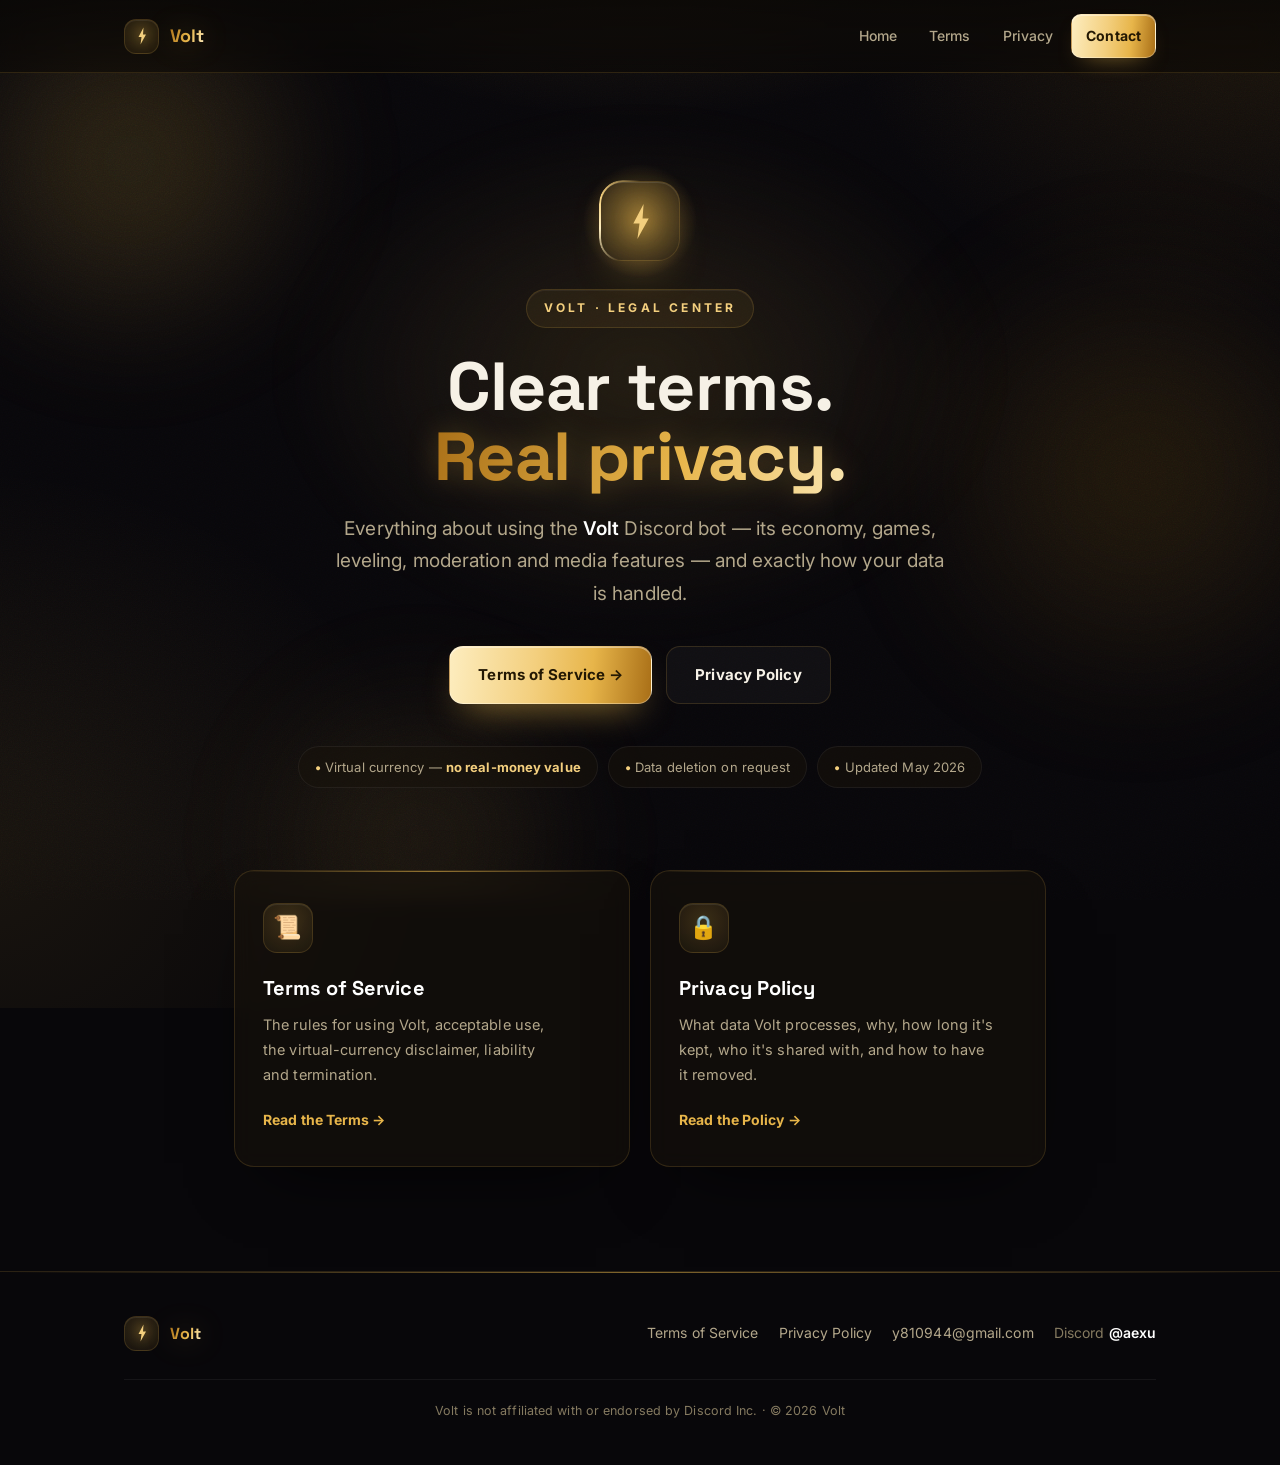
<file: index.html>
<!DOCTYPE html>
<html lang="en">
<head>
<meta charset="UTF-8">
<meta name="viewport" content="width=device-width, initial-scale=1">
<title>Volt — Legal</title>
<meta name="description" content="Terms of Service and Privacy Policy for the Volt Discord bot — BPconomy & Coins.">
<meta name="theme-color" content="#0a0807">
<meta property="og:title" content="Volt — Legal">
<meta property="og:description" content="Terms of Service & Privacy Policy for the Volt Discord bot.">
<meta property="og:type" content="website">
<link rel="preconnect" href="https://fonts.googleapis.com">
<link rel="preconnect" href="https://fonts.gstatic.com" crossorigin>
<link href="https://fonts.googleapis.com/css2?family=Inter:wght@400;500;600;700;800&family=Space+Grotesk:wght@500;600;700&display=swap" rel="stylesheet">
<link rel="stylesheet" href="assets/style.css">
</head>
<body>
<div class="progress"></div>

<header class="site-head">
  <nav class="nav">
    <a class="brand" href="./">
      <span class="logo"><svg viewBox="0 0 48 72"><path d="M30 2 L10 40 L22 40 L18 70 L40 30 L28 30 Z" fill="#f3cf7e"/></svg></span>
      <span class="word">Volt</span>
    </a>
    <span class="spacer"></span>
    <button class="menu-btn" aria-label="Menu">☰</button>
    <div class="nav-links">
      <a href="./">Home</a>
      <a href="terms-of-service/">Terms</a>
      <a href="privacy-policy/">Privacy</a>
      <a class="cta" href="mailto:y810944@gmail.com">Contact</a>
    </div>
  </nav>
</header>

<main>
  <section class="hero">
    <div class="bolt reveal"><svg viewBox="0 0 48 72"><path d="M30 2 L10 40 L22 40 L18 70 L40 30 L28 30 Z" fill="#f3cf7e"/></svg></div>
    <span class="kicker reveal">Volt · Legal Center</span>
    <h1 class="display reveal">Clear terms.<br><span class="grad">Real privacy.</span></h1>
    <p class="lead reveal">Everything about using the <strong>Volt</strong> Discord bot — its economy,
       games, leveling, moderation and media features — and exactly how your data is handled.</p>
    <div class="actions reveal">
      <a class="btn primary" href="terms-of-service/">Terms of Service →</a>
      <a class="btn ghost" href="privacy-policy/">Privacy Policy</a>
    </div>
    <div class="chips reveal">
      <span class="chip"><b>•</b> Virtual currency — <b>no real-money value</b></span>
      <span class="chip"><b>•</b> Data deletion on request</span>
      <span class="chip"><b>•</b> Updated May 2026</span>
    </div>
  </section>

  <section class="cards">
    <a class="card reveal" href="terms-of-service/">
      <div class="ic">📜</div>
      <h3>Terms of Service</h3>
      <p>The rules for using Volt, acceptable use, the virtual-currency disclaimer, liability and termination.</p>
      <span class="go">Read the Terms →</span>
    </a>
    <a class="card reveal" href="privacy-policy/">
      <div class="ic">🔒</div>
      <h3>Privacy Policy</h3>
      <p>What data Volt processes, why, how long it's kept, who it's shared with, and how to have it removed.</p>
      <span class="go">Read the Policy →</span>
    </a>
  </section>
</main>

<footer class="site-foot">
  <div class="foot-in">
    <a class="brand" href="./">
      <span class="logo"><svg viewBox="0 0 48 72"><path d="M30 2 L10 40 L22 40 L18 70 L40 30 L28 30 Z" fill="#f3cf7e"/></svg></span>
      <span class="word">Volt</span>
    </a>
    <div class="foot-links">
      <a href="terms-of-service/">Terms of Service</a>
      <a href="privacy-policy/">Privacy Policy</a>
      <a href="mailto:y810944@gmail.com">y810944@gmail.com</a>
      <span style="color:var(--muted)">Discord <strong>@aexu</strong></span>
    </div>
    <div class="foot-note">Volt is not affiliated with or endorsed by Discord Inc. · © 2026 Volt</div>
  </div>
</footer>

<div class="to-top" title="Back to top" aria-label="Back to top">↑</div>
<script src="assets/app.js"></script>
</body>
</html>
</file>
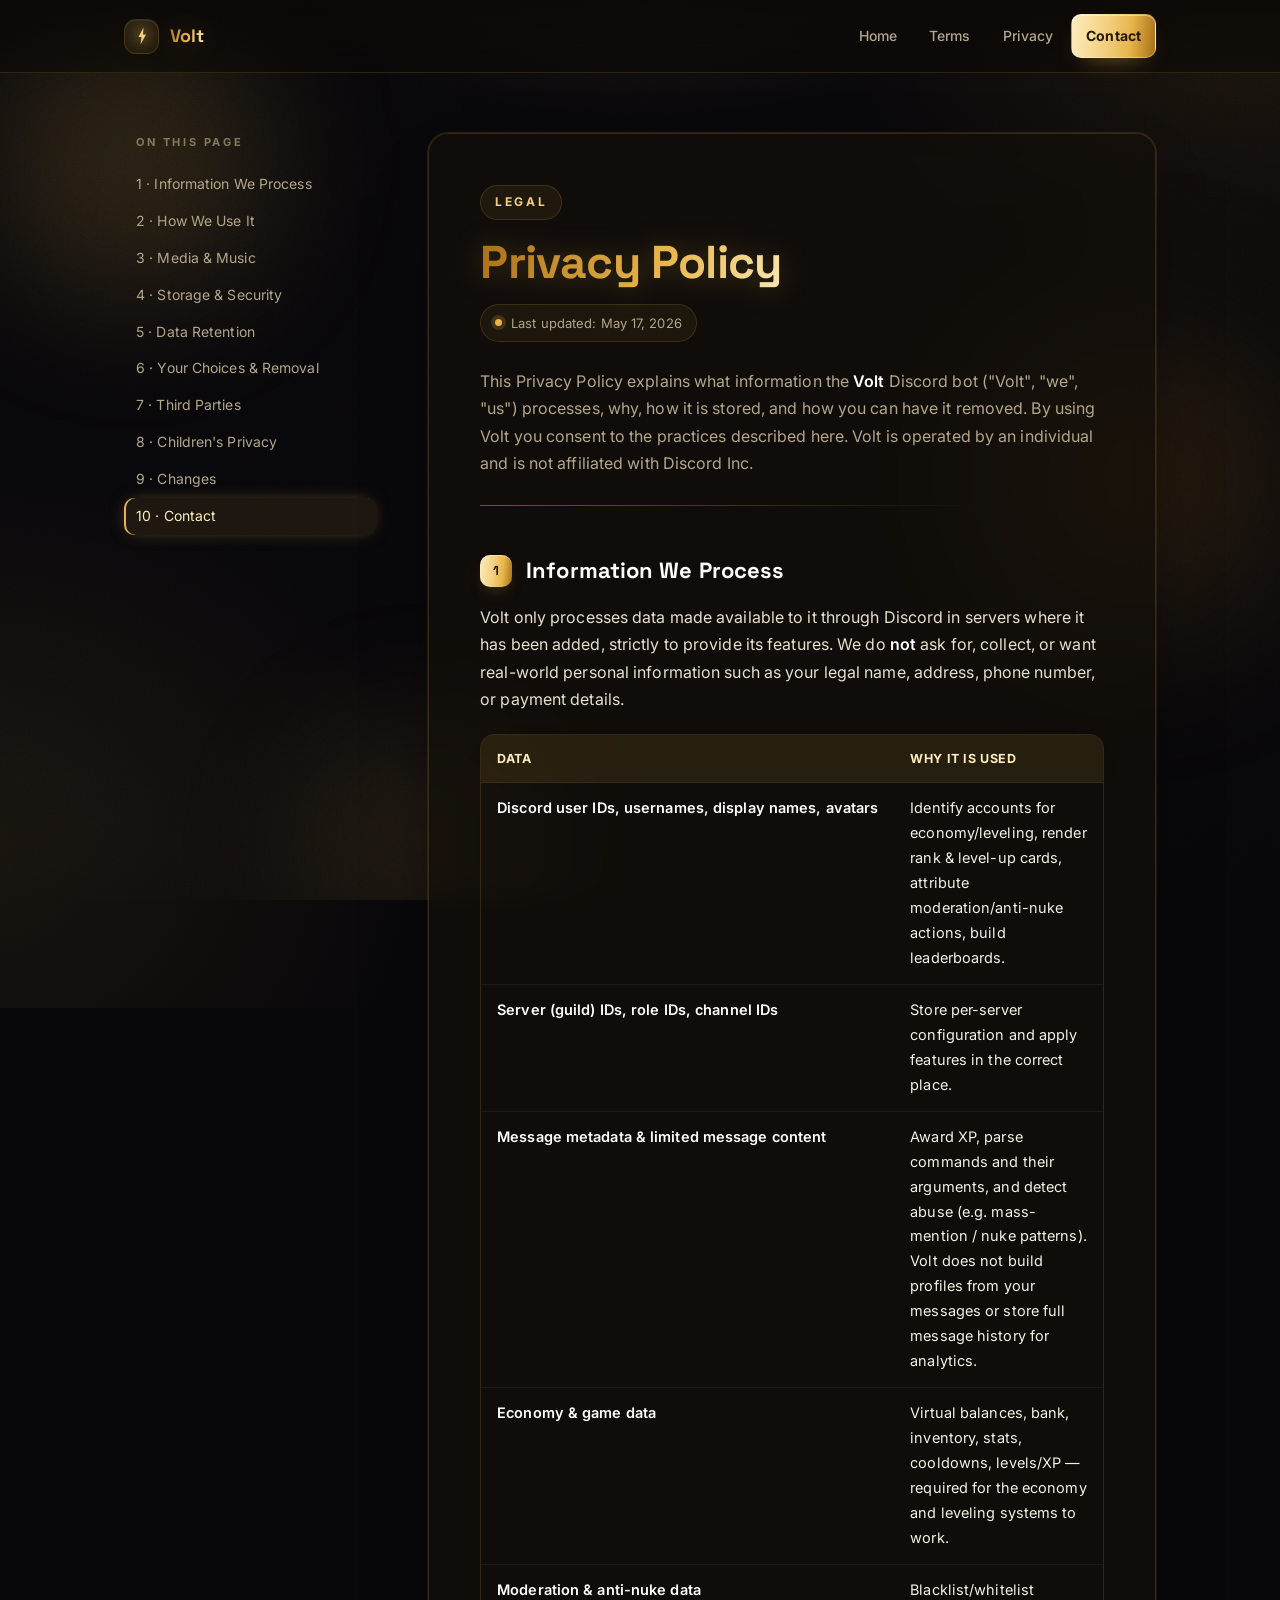
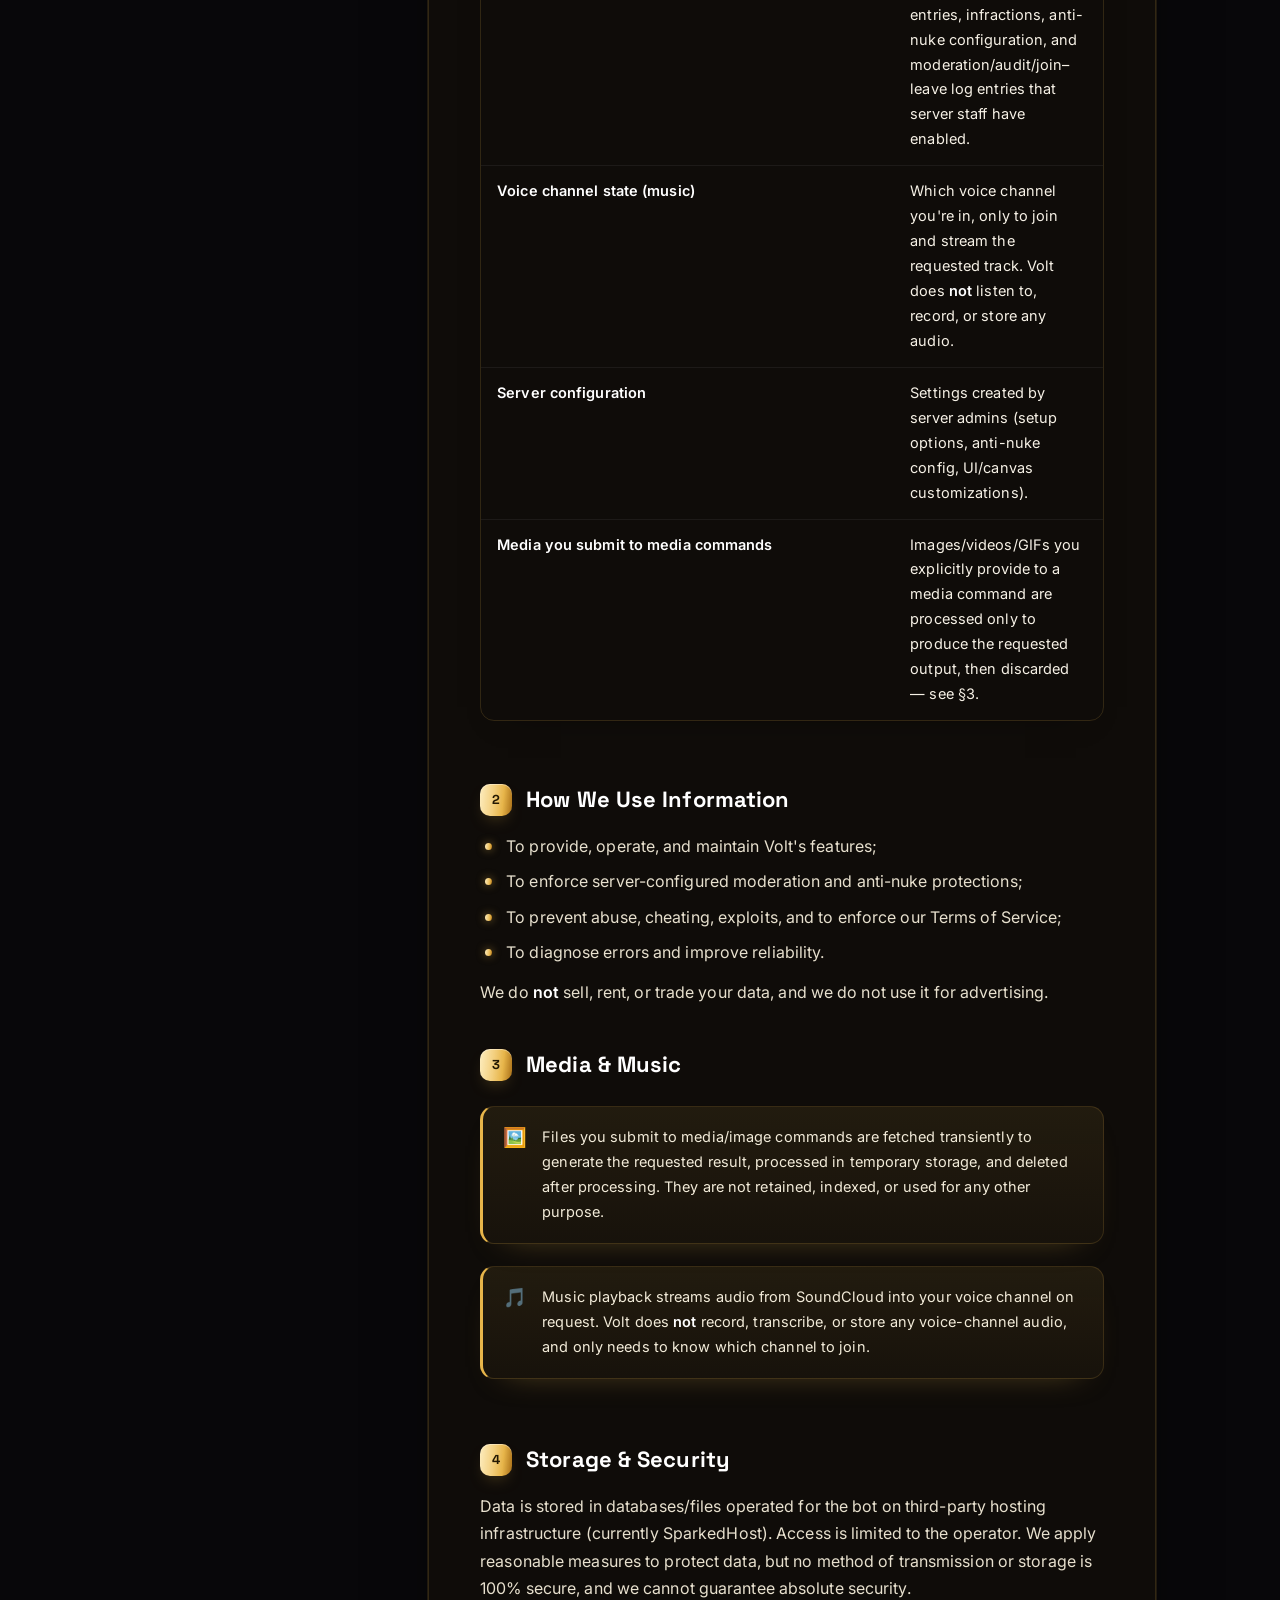
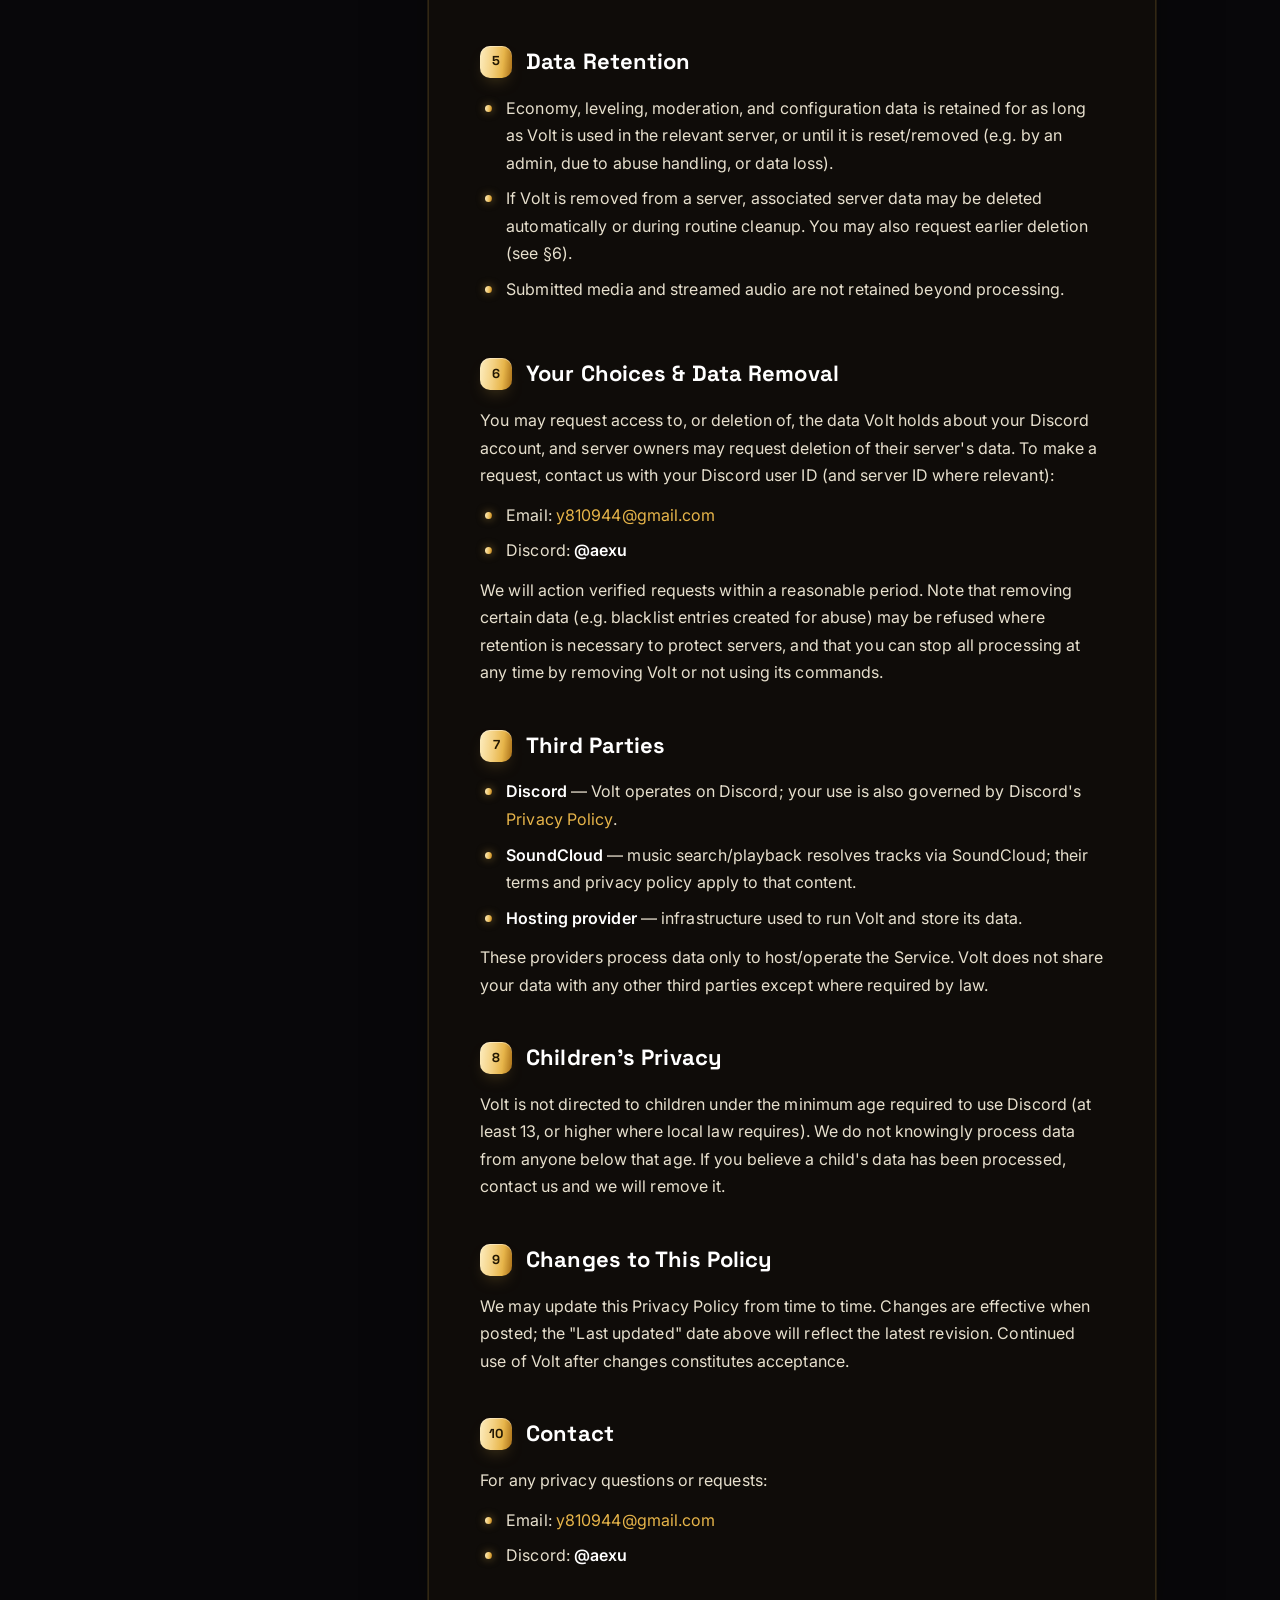
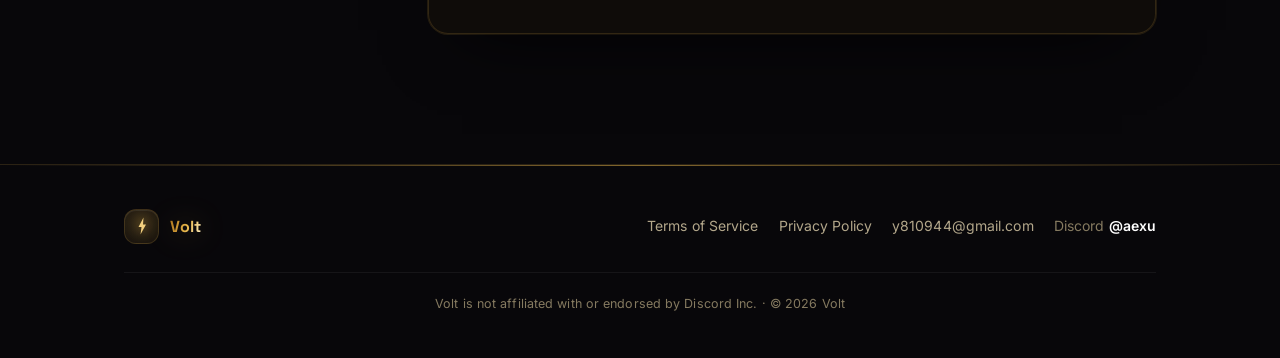
<file: privacy-policy/index.html>
<!DOCTYPE html>
<html lang="en">
<head>
<meta charset="UTF-8">
<meta name="viewport" content="width=device-width, initial-scale=1">
<title>Volt — Privacy Policy</title>
<meta name="description" content="Privacy Policy for the Volt Discord bot.">
<meta name="theme-color" content="#0a0807">
<link rel="preconnect" href="https://fonts.googleapis.com">
<link rel="preconnect" href="https://fonts.gstatic.com" crossorigin>
<link href="https://fonts.googleapis.com/css2?family=Inter:wght@400;500;600;700;800&family=Space+Grotesk:wght@500;600;700&display=swap" rel="stylesheet">
<link rel="stylesheet" href="../assets/style.css">
</head>
<body>
<div class="progress"></div>

<header class="site-head">
  <nav class="nav">
    <a class="brand" href="../">
      <span class="logo"><svg viewBox="0 0 48 72"><path d="M30 2 L10 40 L22 40 L18 70 L40 30 L28 30 Z" fill="#f3cf7e"/></svg></span>
      <span class="word">Volt</span>
    </a>
    <span class="spacer"></span>
    <button class="menu-btn" aria-label="Menu">☰</button>
    <div class="nav-links">
      <a href="../">Home</a>
      <a href="../terms-of-service/">Terms</a>
      <a href="./">Privacy</a>
      <a class="cta" href="mailto:y810944@gmail.com">Contact</a>
    </div>
  </nav>
</header>

<div class="doc-shell">
  <aside class="toc">
    <div class="toc-title">On this page</div>
    <a href="#s1">1 · Information We Process</a>
    <a href="#s2">2 · How We Use It</a>
    <a href="#s3">3 · Media &amp; Music</a>
    <a href="#s4">4 · Storage &amp; Security</a>
    <a href="#s5">5 · Data Retention</a>
    <a href="#s6">6 · Your Choices &amp; Removal</a>
    <a href="#s7">7 · Third Parties</a>
    <a href="#s8">8 · Children's Privacy</a>
    <a href="#s9">9 · Changes</a>
    <a href="#s10">10 · Contact</a>
  </aside>

  <article class="doc reveal">
    <span class="kicker">Legal</span>
    <h1 class="display"><span class="grad">Privacy Policy</span></h1>
    <div class="updated"><span class="dot"></span> Last updated: May 17, 2026</div>

    <p class="intro">This Privacy Policy explains what information the <strong>Volt</strong> Discord bot ("Volt",
    "we", "us") processes, why, how it is stored, and how you can have it removed. By using Volt you consent to
    the practices described here. Volt is operated by an individual and is not affiliated with Discord Inc.</p>

    <section id="s1">
      <h2><span class="num">1</span> Information We Process <a class="anchor" href="#s1">#</a></h2>
      <p>Volt only processes data made available to it through Discord in servers where it has been added,
      strictly to provide its features. We do <strong>not</strong> ask for, collect, or want real-world personal
      information such as your legal name, address, phone number, or payment details.</p>
      <div class="tbl-wrap">
        <table>
          <tr><th>Data</th><th>Why it is used</th></tr>
          <tr><td>Discord user IDs, usernames, display names, avatars</td>
              <td>Identify accounts for economy/leveling, render rank &amp; level-up cards, attribute moderation/anti-nuke actions, build leaderboards.</td></tr>
          <tr><td>Server (guild) IDs, role IDs, channel IDs</td>
              <td>Store per-server configuration and apply features in the correct place.</td></tr>
          <tr><td>Message metadata &amp; limited message content</td>
              <td>Award XP, parse commands and their arguments, and detect abuse (e.g. mass-mention / nuke patterns). Volt does not build profiles from your messages or store full message history for analytics.</td></tr>
          <tr><td>Economy &amp; game data</td>
              <td>Virtual balances, bank, inventory, stats, cooldowns, levels/XP — required for the economy and leveling systems to work.</td></tr>
          <tr><td>Moderation &amp; anti-nuke data</td>
              <td>Blacklist/whitelist entries, infractions, anti-nuke configuration, and moderation/audit/join–leave log entries that server staff have enabled.</td></tr>
          <tr><td>Voice channel state (music)</td>
              <td>Which voice channel you're in, only to join and stream the requested track. Volt does <strong>not</strong> listen to, record, or store any audio.</td></tr>
          <tr><td>Server configuration</td>
              <td>Settings created by server admins (setup options, anti-nuke config, UI/canvas customizations).</td></tr>
          <tr><td>Media you submit to media commands</td>
              <td>Images/videos/GIFs you explicitly provide to a media command are processed only to produce the requested output, then discarded — see §3.</td></tr>
        </table>
      </div>
    </section>

    <section id="s2">
      <h2><span class="num">2</span> How We Use Information <a class="anchor" href="#s2">#</a></h2>
      <ul>
        <li>To provide, operate, and maintain Volt's features;</li>
        <li>To enforce server-configured moderation and anti-nuke protections;</li>
        <li>To prevent abuse, cheating, exploits, and to enforce our Terms of Service;</li>
        <li>To diagnose errors and improve reliability.</li>
      </ul>
      <p>We do <strong>not</strong> sell, rent, or trade your data, and we do not use it for advertising.</p>
    </section>

    <section id="s3">
      <h2><span class="num">3</span> Media &amp; Music <a class="anchor" href="#s3">#</a></h2>
      <div class="callout"><span class="ci">🖼️</span><div>Files you submit to media/image commands are fetched
      transiently to generate the requested result, processed in temporary storage, and deleted after processing.
      They are not retained, indexed, or used for any other purpose.</div></div>
      <div class="callout"><span class="ci">🎵</span><div>Music playback streams audio from SoundCloud into your
      voice channel on request. Volt does <strong>not</strong> record, transcribe, or store any voice-channel
      audio, and only needs to know which channel to join.</div></div>
    </section>

    <section id="s4">
      <h2><span class="num">4</span> Storage &amp; Security <a class="anchor" href="#s4">#</a></h2>
      <p>Data is stored in databases/files operated for the bot on third-party hosting infrastructure (currently
      SparkedHost). Access is limited to the operator. We apply reasonable measures to protect data, but no method
      of transmission or storage is 100% secure, and we cannot guarantee absolute security.</p>
    </section>

    <section id="s5">
      <h2><span class="num">5</span> Data Retention <a class="anchor" href="#s5">#</a></h2>
      <ul>
        <li>Economy, leveling, moderation, and configuration data is retained for as long as Volt is used in the
            relevant server, or until it is reset/removed (e.g. by an admin, due to abuse handling, or data loss).</li>
        <li>If Volt is removed from a server, associated server data may be deleted automatically or during
            routine cleanup. You may also request earlier deletion (see §6).</li>
        <li>Submitted media and streamed audio are not retained beyond processing.</li>
      </ul>
    </section>

    <section id="s6">
      <h2><span class="num">6</span> Your Choices &amp; Data Removal <a class="anchor" href="#s6">#</a></h2>
      <p>You may request access to, or deletion of, the data Volt holds about your Discord account, and server
      owners may request deletion of their server's data. To make a request, contact us with your Discord user ID
      (and server ID where relevant):</p>
      <ul>
        <li>Email: <a href="mailto:y810944@gmail.com">y810944@gmail.com</a></li>
        <li>Discord: <strong>@aexu</strong></li>
      </ul>
      <p>We will action verified requests within a reasonable period. Note that removing certain data (e.g.
      blacklist entries created for abuse) may be refused where retention is necessary to protect servers, and
      that you can stop all processing at any time by removing Volt or not using its commands.</p>
    </section>

    <section id="s7">
      <h2><span class="num">7</span> Third Parties <a class="anchor" href="#s7">#</a></h2>
      <ul>
        <li><strong>Discord</strong> — Volt operates on Discord; your use is also governed by Discord's
            <a href="https://discord.com/privacy" target="_blank" rel="noopener">Privacy Policy</a>.</li>
        <li><strong>SoundCloud</strong> — music search/playback resolves tracks via SoundCloud; their terms and
            privacy policy apply to that content.</li>
        <li><strong>Hosting provider</strong> — infrastructure used to run Volt and store its data.</li>
      </ul>
      <p>These providers process data only to host/operate the Service. Volt does not share your data with any
      other third parties except where required by law.</p>
    </section>

    <section id="s8">
      <h2><span class="num">8</span> Children's Privacy <a class="anchor" href="#s8">#</a></h2>
      <p>Volt is not directed to children under the minimum age required to use Discord (at least 13, or higher
      where local law requires). We do not knowingly process data from anyone below that age. If you believe a
      child's data has been processed, contact us and we will remove it.</p>
    </section>

    <section id="s9">
      <h2><span class="num">9</span> Changes to This Policy <a class="anchor" href="#s9">#</a></h2>
      <p>We may update this Privacy Policy from time to time. Changes are effective when posted; the "Last
      updated" date above will reflect the latest revision. Continued use of Volt after changes constitutes
      acceptance.</p>
    </section>

    <section id="s10">
      <h2><span class="num">10</span> Contact <a class="anchor" href="#s10">#</a></h2>
      <p>For any privacy questions or requests:</p>
      <ul>
        <li>Email: <a href="mailto:y810944@gmail.com">y810944@gmail.com</a></li>
        <li>Discord: <strong>@aexu</strong></li>
      </ul>
    </section>
  </article>
</div>

<footer class="site-foot">
  <div class="foot-in">
    <a class="brand" href="../">
      <span class="logo"><svg viewBox="0 0 48 72"><path d="M30 2 L10 40 L22 40 L18 70 L40 30 L28 30 Z" fill="#f3cf7e"/></svg></span>
      <span class="word">Volt</span>
    </a>
    <div class="foot-links">
      <a href="../terms-of-service/">Terms of Service</a>
      <a href="./">Privacy Policy</a>
      <a href="mailto:y810944@gmail.com">y810944@gmail.com</a>
      <span style="color:var(--muted)">Discord <strong>@aexu</strong></span>
    </div>
    <div class="foot-note">Volt is not affiliated with or endorsed by Discord Inc. · © 2026 Volt</div>
  </div>
</footer>

<div class="to-top" title="Back to top" aria-label="Back to top">↑</div>
<script src="../assets/app.js"></script>
</body>
</html>
</file>
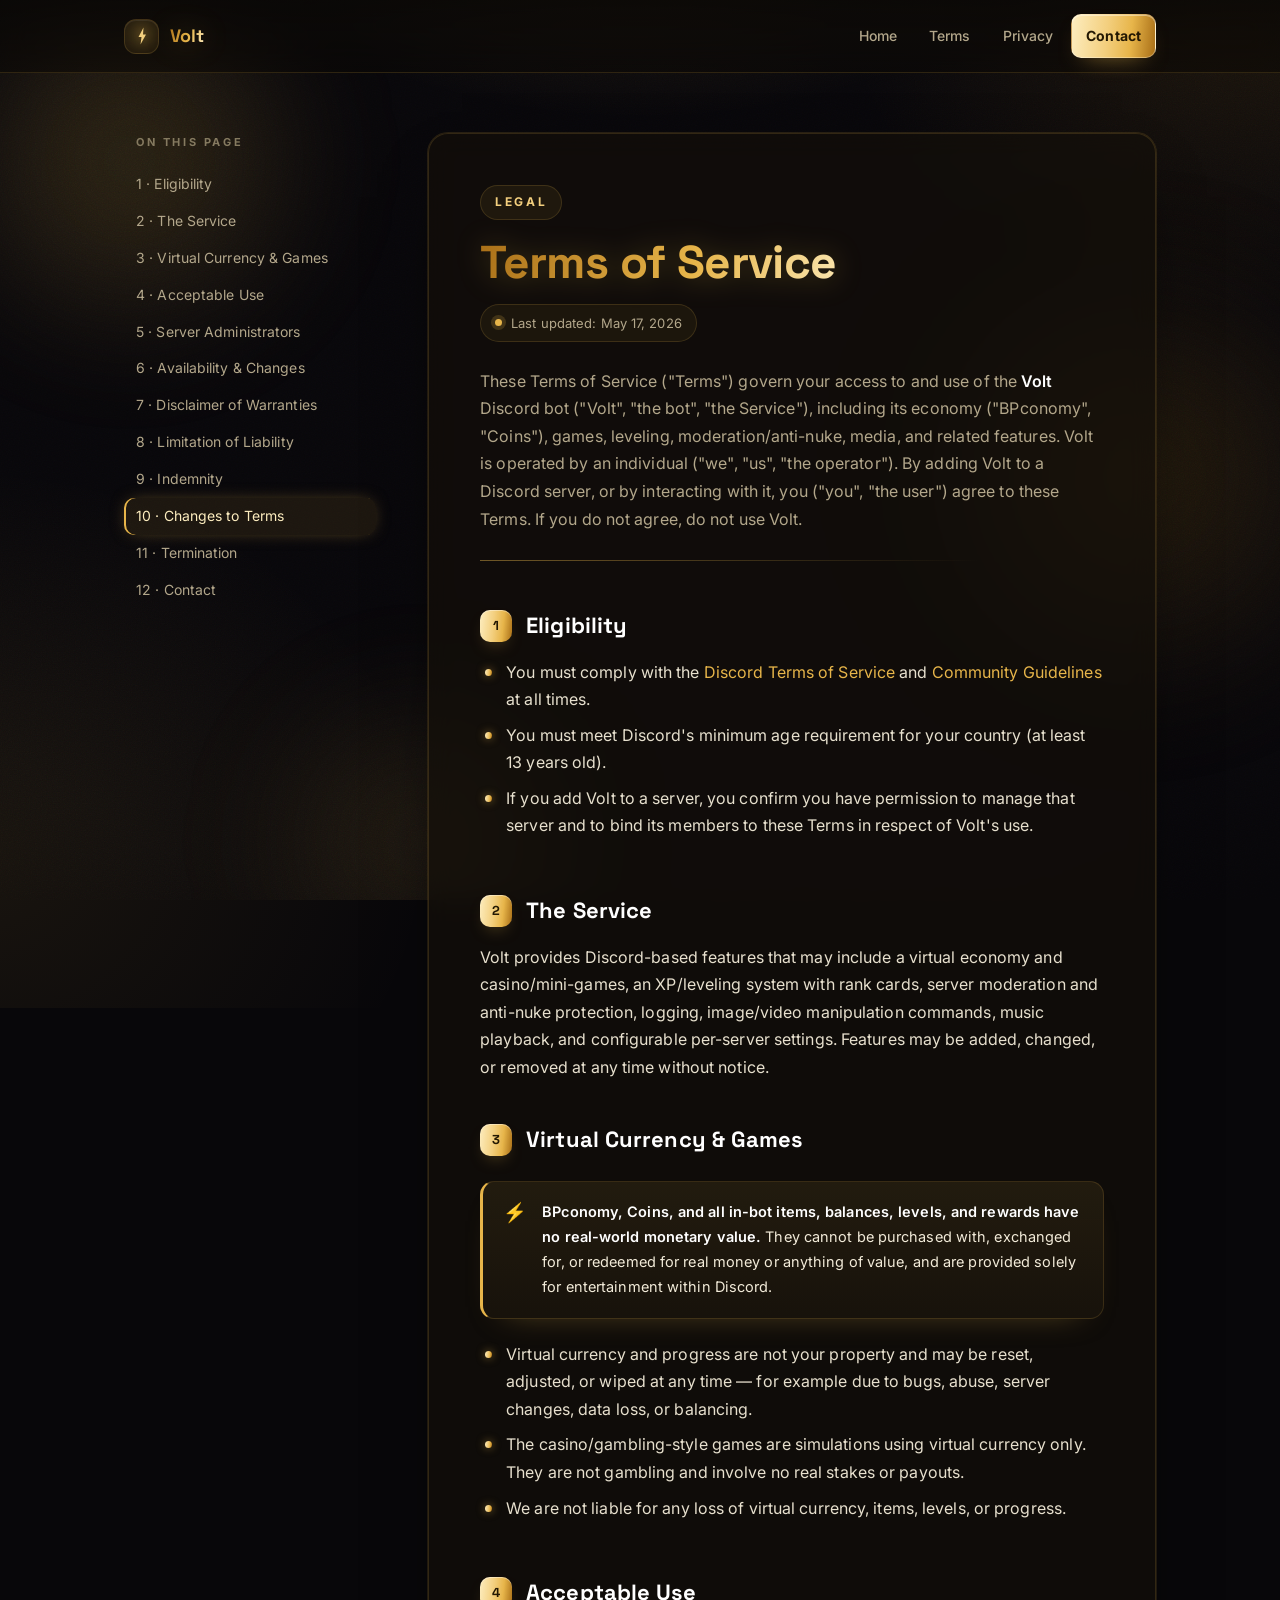
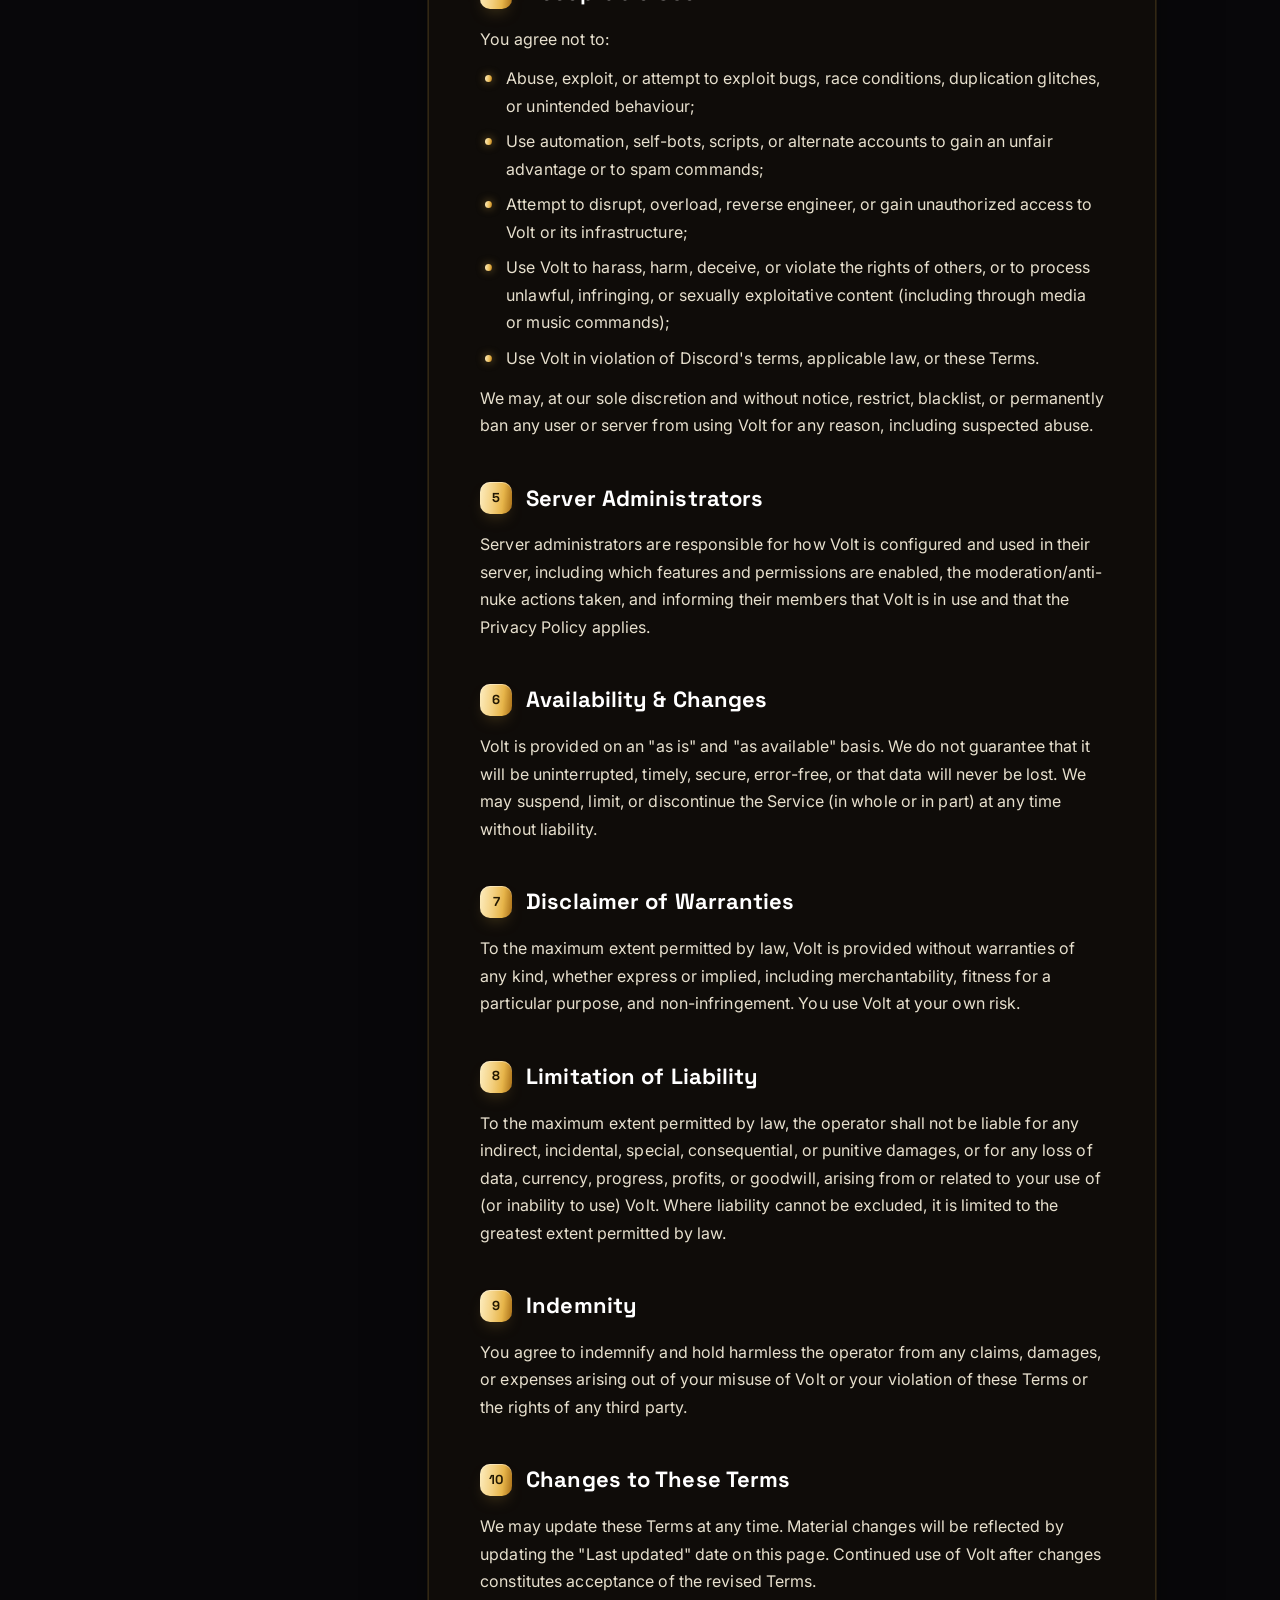
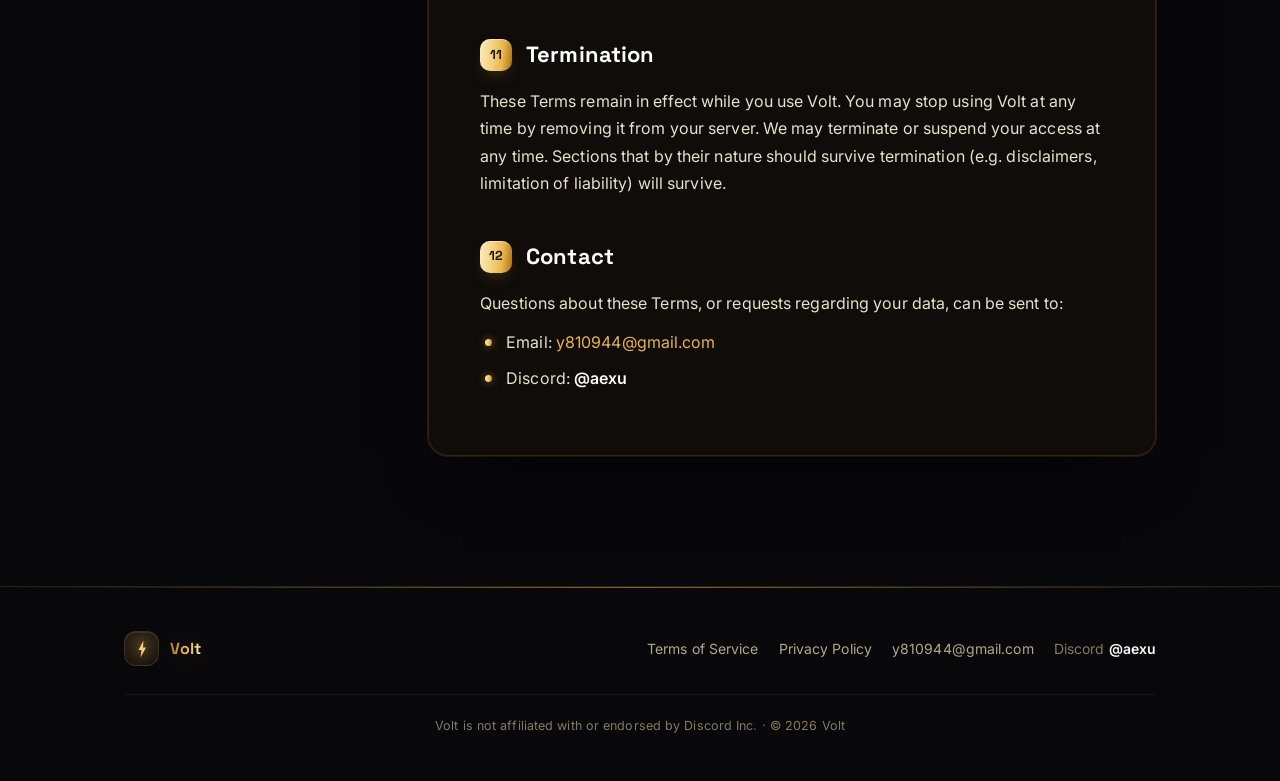
<file: terms-of-service/index.html>
<!DOCTYPE html>
<html lang="en">
<head>
<meta charset="UTF-8">
<meta name="viewport" content="width=device-width, initial-scale=1">
<title>Volt — Terms of Service</title>
<meta name="description" content="Terms of Service for the Volt Discord bot.">
<meta name="theme-color" content="#0a0807">
<link rel="preconnect" href="https://fonts.googleapis.com">
<link rel="preconnect" href="https://fonts.gstatic.com" crossorigin>
<link href="https://fonts.googleapis.com/css2?family=Inter:wght@400;500;600;700;800&family=Space+Grotesk:wght@500;600;700&display=swap" rel="stylesheet">
<link rel="stylesheet" href="../assets/style.css">
</head>
<body>
<div class="progress"></div>

<header class="site-head">
  <nav class="nav">
    <a class="brand" href="../">
      <span class="logo"><svg viewBox="0 0 48 72"><path d="M30 2 L10 40 L22 40 L18 70 L40 30 L28 30 Z" fill="#f3cf7e"/></svg></span>
      <span class="word">Volt</span>
    </a>
    <span class="spacer"></span>
    <button class="menu-btn" aria-label="Menu">☰</button>
    <div class="nav-links">
      <a href="../">Home</a>
      <a href="./">Terms</a>
      <a href="../privacy-policy/">Privacy</a>
      <a class="cta" href="mailto:y810944@gmail.com">Contact</a>
    </div>
  </nav>
</header>

<div class="doc-shell">
  <aside class="toc">
    <div class="toc-title">On this page</div>
    <a href="#s1">1 · Eligibility</a>
    <a href="#s2">2 · The Service</a>
    <a href="#s3">3 · Virtual Currency &amp; Games</a>
    <a href="#s4">4 · Acceptable Use</a>
    <a href="#s5">5 · Server Administrators</a>
    <a href="#s6">6 · Availability &amp; Changes</a>
    <a href="#s7">7 · Disclaimer of Warranties</a>
    <a href="#s8">8 · Limitation of Liability</a>
    <a href="#s9">9 · Indemnity</a>
    <a href="#s10">10 · Changes to Terms</a>
    <a href="#s11">11 · Termination</a>
    <a href="#s12">12 · Contact</a>
  </aside>

  <article class="doc reveal">
    <span class="kicker">Legal</span>
    <h1 class="display"><span class="grad">Terms of Service</span></h1>
    <div class="updated"><span class="dot"></span> Last updated: May 17, 2026</div>

    <p class="intro">These Terms of Service ("Terms") govern your access to and use of the <strong>Volt</strong>
    Discord bot ("Volt", "the bot", "the Service"), including its economy ("BPconomy", "Coins"), games, leveling,
    moderation/anti-nuke, media, and related features. Volt is operated by an individual ("we", "us", "the
    operator"). By adding Volt to a Discord server, or by interacting with it, you ("you", "the user") agree to
    these Terms. If you do not agree, do not use Volt.</p>

    <section id="s1">
      <h2><span class="num">1</span> Eligibility <a class="anchor" href="#s1">#</a></h2>
      <ul>
        <li>You must comply with the <a href="https://discord.com/terms" target="_blank" rel="noopener">Discord Terms of Service</a>
            and <a href="https://discord.com/guidelines" target="_blank" rel="noopener">Community Guidelines</a> at all times.</li>
        <li>You must meet Discord's minimum age requirement for your country (at least 13 years old).</li>
        <li>If you add Volt to a server, you confirm you have permission to manage that server and to bind its
            members to these Terms in respect of Volt's use.</li>
      </ul>
    </section>

    <section id="s2">
      <h2><span class="num">2</span> The Service <a class="anchor" href="#s2">#</a></h2>
      <p>Volt provides Discord-based features that may include a virtual economy and casino/mini-games, an
      XP/leveling system with rank cards, server moderation and anti-nuke protection, logging, image/video
      manipulation commands, music playback, and configurable per-server settings. Features may be added,
      changed, or removed at any time without notice.</p>
    </section>

    <section id="s3">
      <h2><span class="num">3</span> Virtual Currency &amp; Games <a class="anchor" href="#s3">#</a></h2>
      <div class="callout"><span class="ci">⚡</span><div><strong>BPconomy, Coins, and all in-bot items,
      balances, levels, and rewards have no real-world monetary value.</strong> They cannot be purchased with,
      exchanged for, or redeemed for real money or anything of value, and are provided solely for entertainment
      within Discord.</div></div>
      <ul>
        <li>Virtual currency and progress are not your property and may be reset, adjusted, or wiped at any time —
            for example due to bugs, abuse, server changes, data loss, or balancing.</li>
        <li>The casino/gambling-style games are simulations using virtual currency only. They are not gambling and
            involve no real stakes or payouts.</li>
        <li>We are not liable for any loss of virtual currency, items, levels, or progress.</li>
      </ul>
    </section>

    <section id="s4">
      <h2><span class="num">4</span> Acceptable Use <a class="anchor" href="#s4">#</a></h2>
      <p>You agree not to:</p>
      <ul>
        <li>Abuse, exploit, or attempt to exploit bugs, race conditions, duplication glitches, or unintended behaviour;</li>
        <li>Use automation, self-bots, scripts, or alternate accounts to gain an unfair advantage or to spam commands;</li>
        <li>Attempt to disrupt, overload, reverse engineer, or gain unauthorized access to Volt or its infrastructure;</li>
        <li>Use Volt to harass, harm, deceive, or violate the rights of others, or to process unlawful, infringing,
            or sexually exploitative content (including through media or music commands);</li>
        <li>Use Volt in violation of Discord's terms, applicable law, or these Terms.</li>
      </ul>
      <p>We may, at our sole discretion and without notice, restrict, blacklist, or permanently ban any user or
      server from using Volt for any reason, including suspected abuse.</p>
    </section>

    <section id="s5">
      <h2><span class="num">5</span> Server Administrators <a class="anchor" href="#s5">#</a></h2>
      <p>Server administrators are responsible for how Volt is configured and used in their server, including which
      features and permissions are enabled, the moderation/anti-nuke actions taken, and informing their members
      that Volt is in use and that the Privacy Policy applies.</p>
    </section>

    <section id="s6">
      <h2><span class="num">6</span> Availability &amp; Changes <a class="anchor" href="#s6">#</a></h2>
      <p>Volt is provided on an "as is" and "as available" basis. We do not guarantee that it will be
      uninterrupted, timely, secure, error-free, or that data will never be lost. We may suspend, limit, or
      discontinue the Service (in whole or in part) at any time without liability.</p>
    </section>

    <section id="s7">
      <h2><span class="num">7</span> Disclaimer of Warranties <a class="anchor" href="#s7">#</a></h2>
      <p>To the maximum extent permitted by law, Volt is provided without warranties of any kind, whether express
      or implied, including merchantability, fitness for a particular purpose, and non-infringement. You use Volt
      at your own risk.</p>
    </section>

    <section id="s8">
      <h2><span class="num">8</span> Limitation of Liability <a class="anchor" href="#s8">#</a></h2>
      <p>To the maximum extent permitted by law, the operator shall not be liable for any indirect, incidental,
      special, consequential, or punitive damages, or for any loss of data, currency, progress, profits, or
      goodwill, arising from or related to your use of (or inability to use) Volt. Where liability cannot be
      excluded, it is limited to the greatest extent permitted by law.</p>
    </section>

    <section id="s9">
      <h2><span class="num">9</span> Indemnity <a class="anchor" href="#s9">#</a></h2>
      <p>You agree to indemnify and hold harmless the operator from any claims, damages, or expenses arising out
      of your misuse of Volt or your violation of these Terms or the rights of any third party.</p>
    </section>

    <section id="s10">
      <h2><span class="num">10</span> Changes to These Terms <a class="anchor" href="#s10">#</a></h2>
      <p>We may update these Terms at any time. Material changes will be reflected by updating the "Last updated"
      date on this page. Continued use of Volt after changes constitutes acceptance of the revised Terms.</p>
    </section>

    <section id="s11">
      <h2><span class="num">11</span> Termination <a class="anchor" href="#s11">#</a></h2>
      <p>These Terms remain in effect while you use Volt. You may stop using Volt at any time by removing it from
      your server. We may terminate or suspend your access at any time. Sections that by their nature should
      survive termination (e.g. disclaimers, limitation of liability) will survive.</p>
    </section>

    <section id="s12">
      <h2><span class="num">12</span> Contact <a class="anchor" href="#s12">#</a></h2>
      <p>Questions about these Terms, or requests regarding your data, can be sent to:</p>
      <ul>
        <li>Email: <a href="mailto:y810944@gmail.com">y810944@gmail.com</a></li>
        <li>Discord: <strong>@aexu</strong></li>
      </ul>
    </section>
  </article>
</div>

<footer class="site-foot">
  <div class="foot-in">
    <a class="brand" href="../">
      <span class="logo"><svg viewBox="0 0 48 72"><path d="M30 2 L10 40 L22 40 L18 70 L40 30 L28 30 Z" fill="#f3cf7e"/></svg></span>
      <span class="word">Volt</span>
    </a>
    <div class="foot-links">
      <a href="./">Terms of Service</a>
      <a href="../privacy-policy/">Privacy Policy</a>
      <a href="mailto:y810944@gmail.com">y810944@gmail.com</a>
      <span style="color:var(--muted)">Discord <strong>@aexu</strong></span>
    </div>
    <div class="foot-note">Volt is not affiliated with or endorsed by Discord Inc. · © 2026 Volt</div>
  </div>
</footer>

<div class="to-top" title="Back to top" aria-label="Back to top">↑</div>
<script src="../assets/app.js"></script>
</body>
</html>
</file>
<file: assets/style.css>
/* ============================================================================
   Volt — legal site. Premium cinematic dark-gold theme.
   Pure CSS/SVG: floating gold orbs, aurora wash, film grain, glass panels,
   gold shimmer, glow rings, twinkling sparks, pointer-tracked spotlight + tilt,
   sliding TOC indicator. Fast, accessible, print-friendly. No media files.
   ========================================================================== */
:root{
  --bg:#08070a; --ink:#f6f1e6; --dim:#b3a78b; --muted:#857a60;
  --line:rgba(231,181,74,.16); --line-soft:rgba(255,255,255,.06);
  --g1:#fdedbf; --g2:#f3cf7e; --g3:#e7b54a; --g4:#a96f17;
  --panel:rgba(24,19,12,.55); --panel2:rgba(20,16,10,.66);
  --radius:20px; --maxw:1080px;
  --shadow:0 30px 70px -34px rgba(0,0,0,.9);
  --ring:0 0 0 1px rgba(231,181,74,.14);
  --gold-grad:linear-gradient(96deg,var(--g1),var(--g2) 42%,var(--g3) 70%,var(--g4));
  --gold-sheen:linear-gradient(110deg,var(--g4),var(--g3) 28%,var(--g1) 50%,var(--g3) 72%,var(--g4));
  --ease:cubic-bezier(.22,1,.36,1);
}
*{box-sizing:border-box;margin:0;padding:0}
html{scroll-behavior:smooth;scroll-padding-top:100px;-webkit-text-size-adjust:100%;
  scrollbar-color:rgba(231,181,74,.4) transparent;scrollbar-width:thin}
::-webkit-scrollbar{width:11px;height:11px}
::-webkit-scrollbar-track{background:transparent}
::-webkit-scrollbar-thumb{background:linear-gradient(180deg,var(--g3),var(--g4));
  border:3px solid #08070a;border-radius:99px}
::-webkit-scrollbar-thumb:hover{background:linear-gradient(180deg,var(--g2),var(--g3))}
body{
  position:relative;color:var(--ink);min-height:100vh;background:var(--bg);
  font:16px/1.72 "Inter",-apple-system,BlinkMacSystemFont,"Segoe UI",Roboto,Helvetica,Arial,sans-serif;
  letter-spacing:.1px;-webkit-font-smoothing:antialiased;text-rendering:optimizeLegibility;
  overflow-x:hidden;
}
/* Layered ambient gold wash — fixed, GPU-cheap, very subtle drift */
body::before{
  content:"";position:fixed;inset:-12% -12% -12% -12%;z-index:-3;pointer-events:none;
  background:
    radial-gradient(680px 420px at 50% -6%, rgba(231,181,74,.16), transparent 70%),
    radial-gradient(560px 460px at 88% 8%, rgba(178,125,28,.12), transparent 72%),
    radial-gradient(620px 520px at 8% 86%, rgba(231,181,74,.08), transparent 74%),
    var(--bg);
  animation:auroraDrift 34s ease-in-out infinite alternate;
}
/* Film grain + soft vignette overlay */
body::after{
  content:"";position:fixed;inset:0;z-index:-1;pointer-events:none;
  background:
    radial-gradient(120% 120% at 50% 38%, transparent 56%, rgba(0,0,0,.55) 100%),
    url("data:image/svg+xml,%3Csvg xmlns='http://www.w3.org/2000/svg' width='140' height='140'%3E%3Cfilter id='n'%3E%3CfeTurbulence type='fractalNoise' baseFrequency='0.82' numOctaves='2' stitchTiles='stitch'/%3E%3C/filter%3E%3Crect width='140' height='140' filter='url(%23n)' opacity='0.55'/%3E%3C/svg%3E");
  background-size:cover,140px 140px;mix-blend-mode:soft-light;opacity:.5;
}
@keyframes auroraDrift{
  0%{transform:translate3d(0,0,0) scale(1)}
  100%{transform:translate3d(0,-1.6%,0) scale(1.04)}
}
/* Floating gold orbs (injected by app.js) */
.fx{position:fixed;inset:0;z-index:-2;pointer-events:none;overflow:hidden}
.fx .orb{position:absolute;border-radius:50%;filter:blur(58px);opacity:.5;
  will-change:transform}
.fx .orb.a{width:440px;height:440px;left:-90px;top:-60px;
  background:radial-gradient(circle,rgba(231,181,74,.4),transparent 68%);
  animation:floatA 26s ease-in-out infinite alternate}
.fx .orb.b{width:520px;height:520px;right:-120px;top:24%;
  background:radial-gradient(circle,rgba(178,125,28,.34),transparent 70%);
  animation:floatB 32s ease-in-out infinite alternate}
.fx .orb.c{width:380px;height:380px;left:18%;bottom:-130px;
  background:radial-gradient(circle,rgba(231,181,74,.26),transparent 70%);
  animation:floatC 30s ease-in-out infinite alternate}
@keyframes floatA{to{transform:translate3d(70px,50px,0) scale(1.12)}}
@keyframes floatB{to{transform:translate3d(-90px,-44px,0) scale(1.08)}}
@keyframes floatC{to{transform:translate3d(60px,-70px,0) scale(1.14)}}

.display{font-family:"Space Grotesk","Inter",sans-serif;letter-spacing:-.6px}
h1,h2,h3{text-wrap:balance}
p{text-wrap:pretty}
a{color:var(--g3);text-decoration:none;transition:color .15s}
a:hover{color:var(--g1)}
strong{color:#fff;font-weight:600}
::selection{background:rgba(231,181,74,.32);color:#fff}
:focus-visible{outline:2px solid var(--g2);outline-offset:3px;border-radius:6px}

/* Shared gold gradient text + slow sheen sweep */
.grad,.brand .word{
  background:var(--gold-sheen);background-size:220% 100%;
  -webkit-background-clip:text;background-clip:text;color:transparent;
  animation:sheen 7s linear infinite;
  filter:drop-shadow(0 1px 14px rgba(231,181,74,.28));
}
@keyframes sheen{to{background-position:-220% 0}}

/* Scroll progress */
.progress{position:fixed;top:0;left:0;height:3px;width:0;z-index:60;
  background:linear-gradient(90deg,var(--g4),var(--g3),var(--g1));
  box-shadow:0 0 12px rgba(231,181,74,.6),0 0 2px rgba(253,237,191,.85)}

/* Header */
.site-head{position:sticky;top:0;z-index:50;backdrop-filter:blur(14px) saturate(1.3);
  -webkit-backdrop-filter:blur(14px) saturate(1.3);
  background:linear-gradient(180deg,rgba(10,8,6,.82),rgba(10,8,6,.55));
  border-bottom:1px solid var(--line);transition:box-shadow .25s,border-color .25s,background .25s}
.site-head.scrolled{box-shadow:0 18px 40px -28px rgba(0,0,0,.9);
  border-bottom-color:rgba(231,181,74,.28);background:rgba(8,7,6,.88)}
.nav{max-width:var(--maxw);margin:0 auto;padding:14px 24px;display:flex;align-items:center;gap:22px}
.brand{display:flex;align-items:center;gap:11px;font-weight:700;font-size:18px}
.brand .logo{position:relative;width:35px;height:35px;display:grid;place-items:center;border-radius:12px;
  background:radial-gradient(circle at 50% 35%,rgba(231,181,74,.22),rgba(231,181,74,.06));
  border:1px solid var(--line);box-shadow:inset 0 1px 0 rgba(255,255,255,.08)}
.brand .logo svg{width:18px;height:18px;filter:drop-shadow(0 0 6px rgba(231,181,74,.6))}
.brand .word{font-family:"Space Grotesk",sans-serif;font-weight:700}
.nav .spacer{flex:1}
.nav-links{display:flex;gap:4px;align-items:center}
.nav-links a{position:relative;color:var(--dim);font-size:14px;font-weight:500;padding:9px 14px;
  border-radius:10px;transition:color .15s,background .15s}
.nav-links a:not(.cta)::after{content:"";position:absolute;left:14px;right:14px;bottom:5px;height:2px;
  border-radius:2px;background:var(--gold-grad);transform:scaleX(0);transform-origin:left;
  transition:transform .25s var(--ease)}
.nav-links a:not(.cta):hover{color:var(--ink)}
.nav-links a:not(.cta):hover::after{transform:scaleX(1)}
.nav-links a.cta{color:#231803;font-weight:700;background:var(--gold-grad);
  border:1px solid rgba(255,255,255,.28);box-shadow:0 10px 24px -14px rgba(231,181,74,.7),inset 0 1px 0 rgba(255,255,255,.4)}
.nav-links a.cta:hover{filter:brightness(1.07);color:#231803}
.menu-btn{display:none;background:rgba(255,255,255,.03);border:1px solid var(--line);color:var(--ink);
  width:42px;height:42px;border-radius:11px;font-size:18px;cursor:pointer;transition:border-color .15s}
.menu-btn:hover{border-color:var(--g3)}

.container{max-width:var(--maxw);margin:0 auto;padding:0 24px}
.reveal{opacity:0;transform:translateY(22px);transition:opacity .7s var(--ease),transform .7s var(--ease)}
.reveal.in{opacity:1;transform:none}

/* Hero */
.hero{position:relative;isolation:isolate;text-align:center;padding:108px 24px 74px;max-width:840px;margin:0 auto}
.hero-glow{position:absolute;inset:0;z-index:-1;pointer-events:none;
  background:radial-gradient(540px 380px at var(--mx,50%) var(--my,38%),
    rgba(231,181,74,.15),rgba(231,181,74,0) 66%);
  filter:blur(26px);mix-blend-mode:screen;opacity:.85;transition:opacity .4s}
.sparks{position:absolute;inset:0;z-index:-1;pointer-events:none;overflow:hidden}
.sparks i{position:absolute;width:3px;height:3px;border-radius:50%;background:var(--g1);
  box-shadow:0 0 6px 1px rgba(253,237,191,.8);opacity:0;
  animation:twinkle var(--d,5s) ease-in-out var(--delay,0s) infinite}
@keyframes twinkle{
  0%,100%{opacity:0;transform:scale(.5)}
  45%,65%{opacity:.9;transform:scale(1)}
}
.hero .bolt{position:relative;width:80px;height:80px;margin:0 auto 28px;display:grid;place-items:center;
  border-radius:22px;background:radial-gradient(circle at 50% 32%,rgba(231,181,74,.26),rgba(231,181,74,.05));
  border:1px solid var(--line);box-shadow:inset 0 1px 0 rgba(255,255,255,.1),0 18px 44px -22px rgba(231,181,74,.7)}
.hero .bolt::before{content:"";position:absolute;inset:-2px;border-radius:24px;padding:2px;
  background:conic-gradient(from 0deg,transparent 0 58%,var(--g1) 72%,var(--g2) 84%,transparent 100%);
  -webkit-mask:linear-gradient(#000 0 0) content-box,linear-gradient(#000 0 0);
  -webkit-mask-composite:xor;mask:linear-gradient(#000 0 0) content-box,linear-gradient(#000 0 0);
  mask-composite:exclude;animation:spin 6.5s linear infinite}
.hero .bolt::after{content:"";position:absolute;inset:-28%;border-radius:50%;z-index:-1;
  background:radial-gradient(circle,rgba(231,181,74,.42),transparent 66%);
  animation:boltPulse 3.6s ease-in-out infinite}
.hero .bolt svg{width:37px;height:37px;filter:drop-shadow(0 0 11px rgba(231,181,74,.8))}
@keyframes spin{to{transform:rotate(1turn)}}
@keyframes boltPulse{0%,100%{opacity:.42;transform:scale(.9)}50%{opacity:.95;transform:scale(1.07)}}
.hero .kicker{display:inline-block;font-size:12px;font-weight:700;letter-spacing:3.2px;
  text-transform:uppercase;color:var(--g2);padding:8px 17px;border:1px solid var(--line);
  border-radius:999px;background:rgba(231,181,74,.07);margin-bottom:24px;
  box-shadow:inset 0 1px 0 rgba(255,255,255,.05)}
.hero h1{font-size:clamp(38px,6.6vw,68px);line-height:1.04;font-weight:700;margin-bottom:20px}
.hero p.lead{color:var(--dim);font-size:clamp(16px,2vw,19px);max-width:610px;margin:0 auto 36px;line-height:1.7}
.actions{display:flex;gap:14px;justify-content:center;flex-wrap:wrap}
.btn{position:relative;display:inline-flex;align-items:center;gap:9px;padding:15px 28px;border-radius:14px;
  font-weight:700;font-size:15px;overflow:hidden;
  transition:transform .18s,filter .18s,border-color .18s,background .18s,box-shadow .18s;
  border:1px solid transparent}
.btn{z-index:0}
.btn::before{content:"";position:absolute;top:0;left:-130%;width:55%;height:100%;z-index:-1;
  background:linear-gradient(100deg,transparent,rgba(255,255,255,.45),transparent);
  transform:skewX(-18deg);transition:left .6s ease}
.btn:hover::before{left:130%}
.btn.primary{color:#231803;background:var(--gold-grad);border-color:rgba(255,255,255,.3);
  box-shadow:0 16px 36px -16px rgba(231,181,74,.7),inset 0 1px 0 rgba(255,255,255,.4);
  animation:ctaPulse 3.4s ease-in-out infinite}
@keyframes ctaPulse{
  0%,100%{box-shadow:0 16px 36px -16px rgba(231,181,74,.55),inset 0 1px 0 rgba(255,255,255,.4)}
  50%{box-shadow:0 18px 42px -14px rgba(231,181,74,.85),0 0 0 1px rgba(231,181,74,.25),inset 0 1px 0 rgba(255,255,255,.45)}
}
.btn.primary:hover{transform:translateY(-2px);filter:brightness(1.07)}
.btn.ghost{color:var(--ink);border-color:var(--line);background:rgba(255,255,255,.035)}
.btn.ghost:hover{border-color:var(--g3);transform:translateY(-2px);
  background:rgba(231,181,74,.08);box-shadow:0 14px 32px -20px rgba(231,181,74,.6)}
.chips{display:flex;gap:10px;justify-content:center;flex-wrap:wrap;margin-top:42px}
.chip{font-size:13px;color:var(--dim);padding:9px 16px;border:1px solid var(--line-soft);
  border-radius:999px;background:var(--panel);backdrop-filter:blur(6px);
  -webkit-backdrop-filter:blur(6px);transition:border-color .18s,color .18s,transform .18s}
.chip:hover{border-color:rgba(231,181,74,.32);color:var(--ink);transform:translateY(-2px)}
.chip b{color:var(--g2);font-weight:700}

/* Doc cards on landing */
.cards{display:grid;grid-template-columns:1fr 1fr;gap:20px;max-width:860px;margin:8px auto 104px;
  padding:0 24px;perspective:1100px}
@media(max-width:680px){.cards{grid-template-columns:1fr;perspective:none}}
.card{position:relative;display:block;padding:32px 28px;border-radius:var(--radius);
  background:var(--panel);backdrop-filter:blur(10px);-webkit-backdrop-filter:blur(10px);
  border:1px solid var(--line);box-shadow:var(--shadow);overflow:hidden;
  transform-style:preserve-3d;will-change:transform;
  transition:transform .3s var(--ease),border-color .22s,box-shadow .22s}
.card::before{content:"";position:absolute;inset:0 0 auto 0;height:1px;
  background:linear-gradient(90deg,transparent,rgba(231,181,74,.6),transparent)}
.card::after{content:"";position:absolute;inset:0;border-radius:inherit;opacity:0;
  background:radial-gradient(360px 220px at var(--cx,50%) var(--cy,0%),rgba(231,181,74,.2),transparent 66%);
  transition:opacity .25s}
.card:hover{border-color:rgba(231,181,74,.4);
  box-shadow:0 40px 90px -34px rgba(0,0,0,.92),0 0 0 1px rgba(231,181,74,.18)}
.card:hover::after{opacity:1}
.card>*{position:relative;z-index:1}
.card .ic{width:50px;height:50px;border-radius:14px;display:grid;place-items:center;font-size:23px;
  background:radial-gradient(circle at 50% 35%,rgba(231,181,74,.2),rgba(231,181,74,.05));
  border:1px solid var(--line);margin-bottom:18px;box-shadow:inset 0 1px 0 rgba(255,255,255,.08)}
.card h3{font-family:"Space Grotesk",sans-serif;font-size:20px;font-weight:700;margin-bottom:8px;color:#fff}
.card p{color:var(--dim);font-size:14.5px}
.card .go{margin-top:20px;font-size:14px;font-weight:700;color:var(--g3);display:inline-flex;
  gap:7px;align-items:center;transition:gap .2s,color .2s}
.card:hover .go{gap:12px;color:var(--g1)}

/* Document page */
.doc-shell{max-width:var(--maxw);margin:0 auto;padding:60px 24px 110px;
  display:grid;grid-template-columns:252px 1fr;gap:52px;align-items:start}
@media(max-width:940px){.doc-shell{grid-template-columns:1fr;gap:24px}}
.toc{position:sticky;top:100px;font-size:14px}
.toc-ind{position:absolute;left:0;width:100%;height:0;border-radius:10px;z-index:0;
  background:rgba(231,181,74,.09);box-shadow:inset 2px 0 0 var(--g3),0 0 18px -6px rgba(231,181,74,.5);
  opacity:0;transition:transform .3s var(--ease),height .3s var(--ease),opacity .3s}
.toc-ind.on{opacity:1}
@media(max-width:940px){.toc{position:relative;top:0;border:1px solid var(--line);
  border-radius:16px;background:var(--panel);backdrop-filter:blur(8px);
  -webkit-backdrop-filter:blur(8px);padding:12px}}
.toc .toc-title{font-size:11px;letter-spacing:2.6px;text-transform:uppercase;color:var(--muted);
  padding:0 12px 14px;font-weight:700}
.toc a{position:relative;z-index:1;display:block;color:var(--dim);padding:9px 12px;border-radius:10px;
  transition:color .15s,background .15s;line-height:1.35}
.toc a:hover{color:var(--ink);background:rgba(255,255,255,.045)}
.toc a.active{color:var(--g1)}

.doc{min-width:0;background:var(--panel2);backdrop-filter:blur(12px);
  -webkit-backdrop-filter:blur(12px);border:1px solid var(--line);
  border-radius:var(--radius);padding:clamp(28px,4vw,56px);box-shadow:var(--shadow),var(--ring)}
.doc .kicker{display:inline-block;font-size:12px;font-weight:700;letter-spacing:2.6px;
  text-transform:uppercase;color:var(--g2);padding:6px 14px;border:1px solid var(--line);
  border-radius:999px;background:rgba(231,181,74,.07);margin-bottom:18px}
.doc h1{font-family:"Space Grotesk",sans-serif;font-size:clamp(30px,4.6vw,46px);font-weight:700;
  line-height:1.08;margin-bottom:16px}
.updated{display:inline-flex;align-items:center;gap:9px;font-size:13px;color:var(--dim);
  border:1px solid var(--line);background:rgba(231,181,74,.06);padding:7px 14px;border-radius:999px;margin-bottom:26px}
.updated .dot{width:7px;height:7px;border-radius:50%;background:var(--g3);
  box-shadow:0 0 0 4px rgba(231,181,74,.18);animation:dotPulse 2.6s ease-in-out infinite}
@keyframes dotPulse{0%,100%{box-shadow:0 0 0 3px rgba(231,181,74,.16)}50%{box-shadow:0 0 0 6px rgba(231,181,74,.05)}}
.doc>p{color:#ece5d3}
.doc .intro{font-size:16px;color:var(--dim);padding-bottom:28px;margin-bottom:6px;position:relative}
.doc .intro::after{content:"";position:absolute;left:0;right:0;bottom:0;height:1px;
  background:linear-gradient(90deg,rgba(231,181,74,.45),transparent 80%)}
.doc section{padding-top:40px;scroll-margin-top:100px}
.doc h2{display:flex;align-items:center;gap:14px;font-family:"Space Grotesk",sans-serif;
  font-size:22px;font-weight:700;color:#fff;margin-bottom:14px}
.doc h2 .num{flex:none;width:32px;height:32px;border-radius:10px;display:grid;place-items:center;
  font-size:13px;font-weight:700;color:#231803;background:var(--gold-grad);
  box-shadow:0 8px 18px -10px rgba(231,181,74,.7),inset 0 1px 0 rgba(255,255,255,.4)}
.doc h2 .anchor{opacity:0;color:var(--muted);font-weight:400;font-size:18px;
  transition:opacity .15s,color .15s}
.doc h2:hover .anchor{opacity:1}
.doc h2 .anchor:hover{color:var(--g3)}
.doc h3{font-size:16px;margin:20px 0 7px;color:#fff}
.doc p,.doc li{color:#e7e0ce}
.doc ul{margin:12px 0 12px 2px;list-style:none}
.doc li{position:relative;padding-left:24px;margin:8px 0}
.doc li::before{content:"";position:absolute;left:3px;top:10px;width:7px;height:7px;border-radius:50%;
  background:var(--gold-grad);box-shadow:0 0 8px rgba(231,181,74,.55)}
.callout{display:flex;gap:15px;background:linear-gradient(180deg,rgba(231,181,74,.09),rgba(231,181,74,.04));
  border:1px solid var(--line);border-left:3px solid var(--g3);border-radius:14px;
  padding:18px 20px;margin:22px 0;color:#f2ebd9;font-size:14.5px;
  box-shadow:0 14px 34px -26px rgba(231,181,74,.5)}
.callout .ci{flex:none;font-size:19px;line-height:1.4}
.tbl-wrap{overflow-x:auto;margin:20px 0;border:1px solid var(--line);border-radius:14px;
  box-shadow:0 14px 34px -28px rgba(0,0,0,.8)}
table{width:100%;border-collapse:collapse;font-size:14.5px;min-width:460px}
th,td{padding:13px 16px;text-align:left;vertical-align:top;border-bottom:1px solid var(--line-soft)}
th{background:rgba(231,181,74,.1);color:var(--g1);font-weight:700;
  text-transform:uppercase;letter-spacing:.6px;font-size:12.5px}
tr:last-child td{border-bottom:none}
table tr{transition:background .15s}
td:first-child{color:#fff;font-weight:600;white-space:nowrap}
table tr:hover td{background:rgba(231,181,74,.05)}
@media(max-width:560px){td:first-child{white-space:normal}}

/* Footer */
.site-foot{position:relative;border-top:1px solid var(--line);margin-top:20px}
.site-foot::before{content:"";position:absolute;inset:0 0 auto 0;height:1px;
  background:linear-gradient(90deg,transparent,rgba(231,181,74,.55),transparent)}
.foot-in{max-width:var(--maxw);margin:0 auto;padding:44px 24px;display:flex;gap:24px;
  align-items:center;flex-wrap:wrap;justify-content:space-between}
.foot-in .brand{font-size:16px}
.foot-links{display:flex;gap:20px;flex-wrap:wrap;font-size:14px;align-items:center}
.foot-links a{color:var(--dim)}.foot-links a:hover{color:var(--g3)}
.foot-note{width:100%;color:var(--muted);font-size:12.5px;border-top:1px solid var(--line-soft);
  padding-top:20px;margin-top:4px;text-align:center}

/* Back to top */
.to-top{position:fixed;right:24px;bottom:24px;width:48px;height:48px;border-radius:14px;
  display:grid;place-items:center;cursor:pointer;z-index:40;border:1px solid var(--line);
  color:var(--g1);background:var(--panel2);backdrop-filter:blur(10px);
  -webkit-backdrop-filter:blur(10px);
  opacity:0;pointer-events:none;transform:translateY(14px) scale(.92);
  transition:opacity .24s,transform .24s,border-color .18s,background .18s}
.to-top.show{opacity:1;pointer-events:auto;transform:none}
.to-top:hover{border-color:var(--g3);background:rgba(231,181,74,.16);
  box-shadow:0 14px 30px -16px rgba(231,181,74,.6)}

@media(max-width:720px){
  .menu-btn{display:block}
  .nav-links{position:absolute;top:66px;right:16px;left:16px;flex-direction:column;align-items:stretch;
    gap:4px;padding:12px;border:1px solid var(--line);border-radius:16px;
    background:rgba(10,8,6,.98);backdrop-filter:blur(16px);
    -webkit-backdrop-filter:blur(16px);display:none;
    box-shadow:0 24px 50px -24px rgba(0,0,0,.9)}
  .nav-links.open{display:flex}
  .nav-links a{padding:13px 14px}
  .nav-links a:not(.cta)::after{display:none}
  .hero{padding:82px 22px 58px}
}

@media (prefers-reduced-motion:reduce){
  *,*::before,*::after{animation:none!important;transition-duration:.001ms!important}
  html{scroll-behavior:auto}
  .reveal{opacity:1!important;transform:none!important}
  .fx,.sparks{display:none!important}
}

/* Print — clean, readable legal document */
@media print{
  body{background:#fff;color:#111}
  body::before,body::after,.fx,.sparks,.progress,.site-head,.site-foot,.to-top,
  .hero-glow,.toc,.menu-btn{display:none!important}
  .doc-shell{display:block;padding:0}
  .doc{background:#fff;border:none;box-shadow:none;padding:0;color:#111}
  .doc h1,.doc h2,.doc h3,.card h3,strong{color:#000}
  .grad{-webkit-text-fill-color:#111;color:#111;filter:none}
  .doc h2 .num{background:#111;color:#fff;box-shadow:none}
  .doc p,.doc li{color:#222}
  a{color:#000;text-decoration:underline}
  a[href^="http"]::after{content:" (" attr(href) ")";font-size:11px;color:#555}
  .callout{border:1px solid #999;background:#f6f6f6;color:#111}
  .doc h2 .anchor{display:none}
}
</file>
